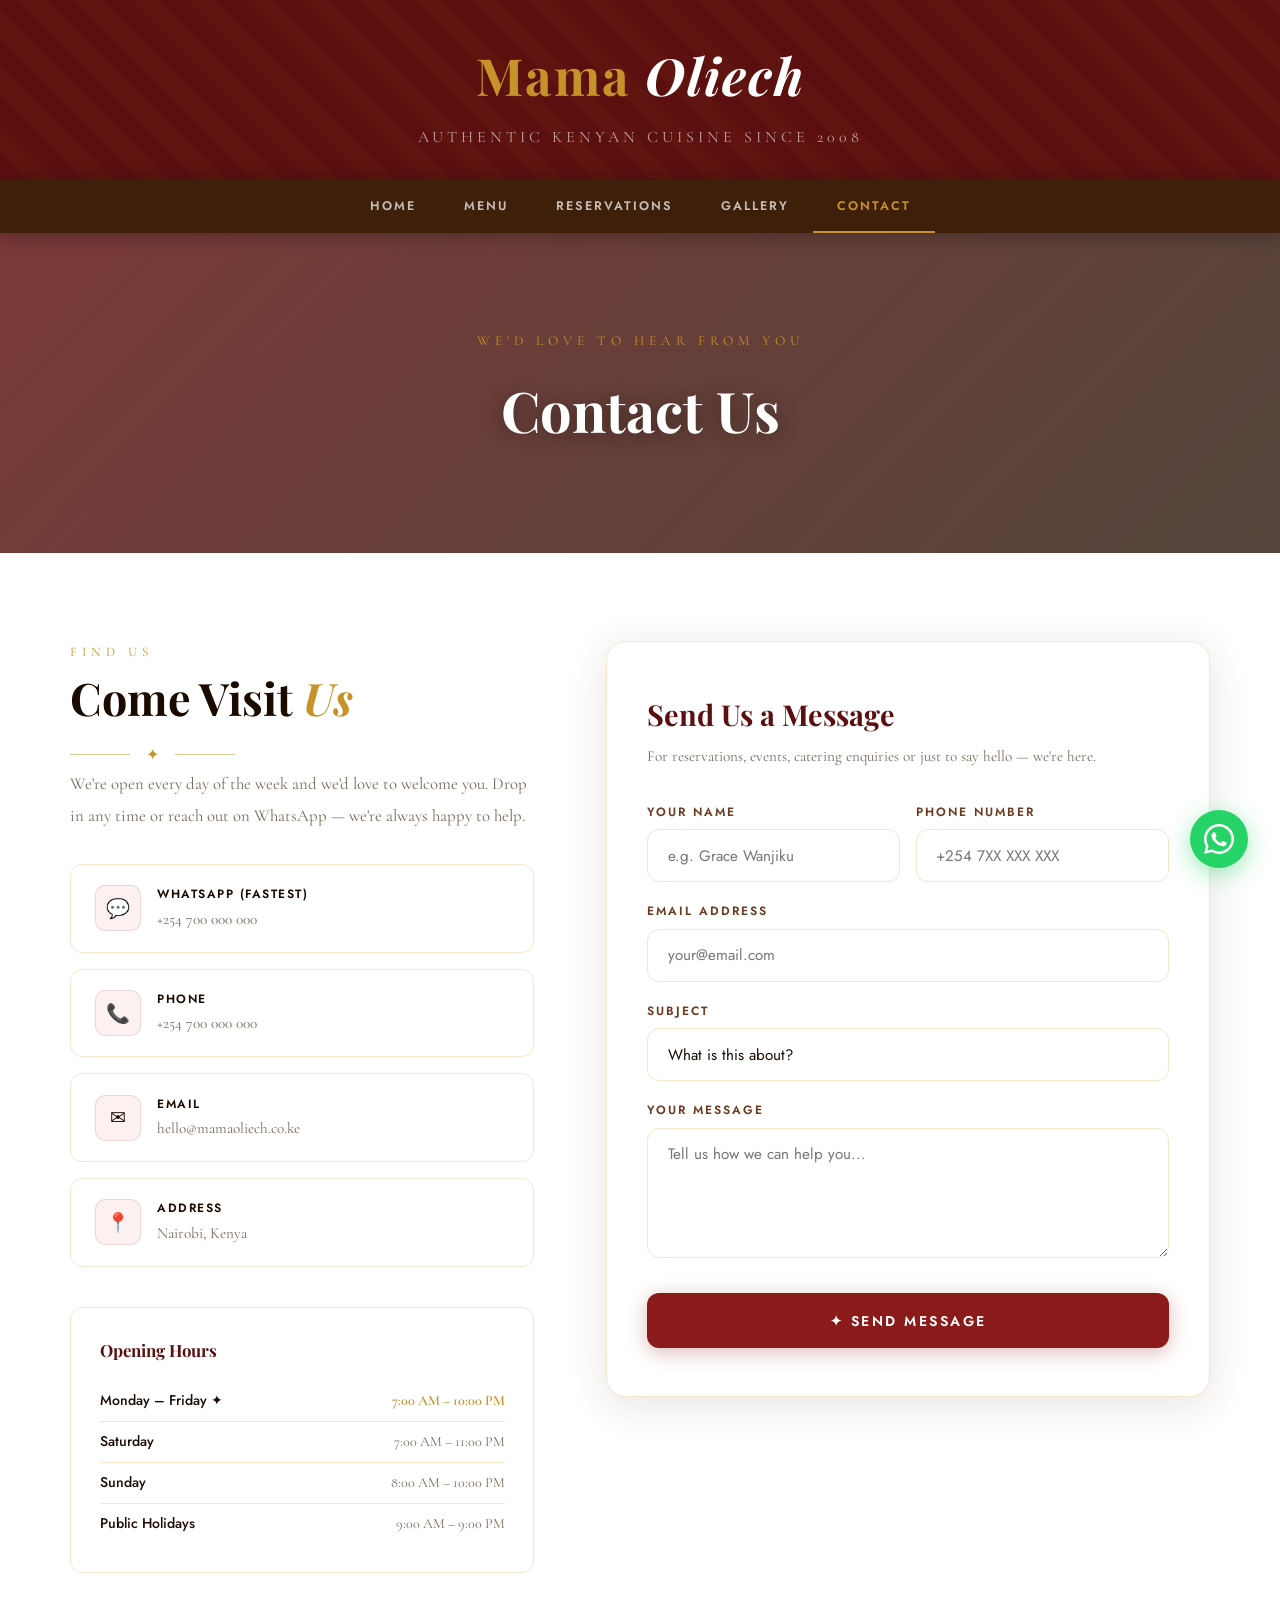
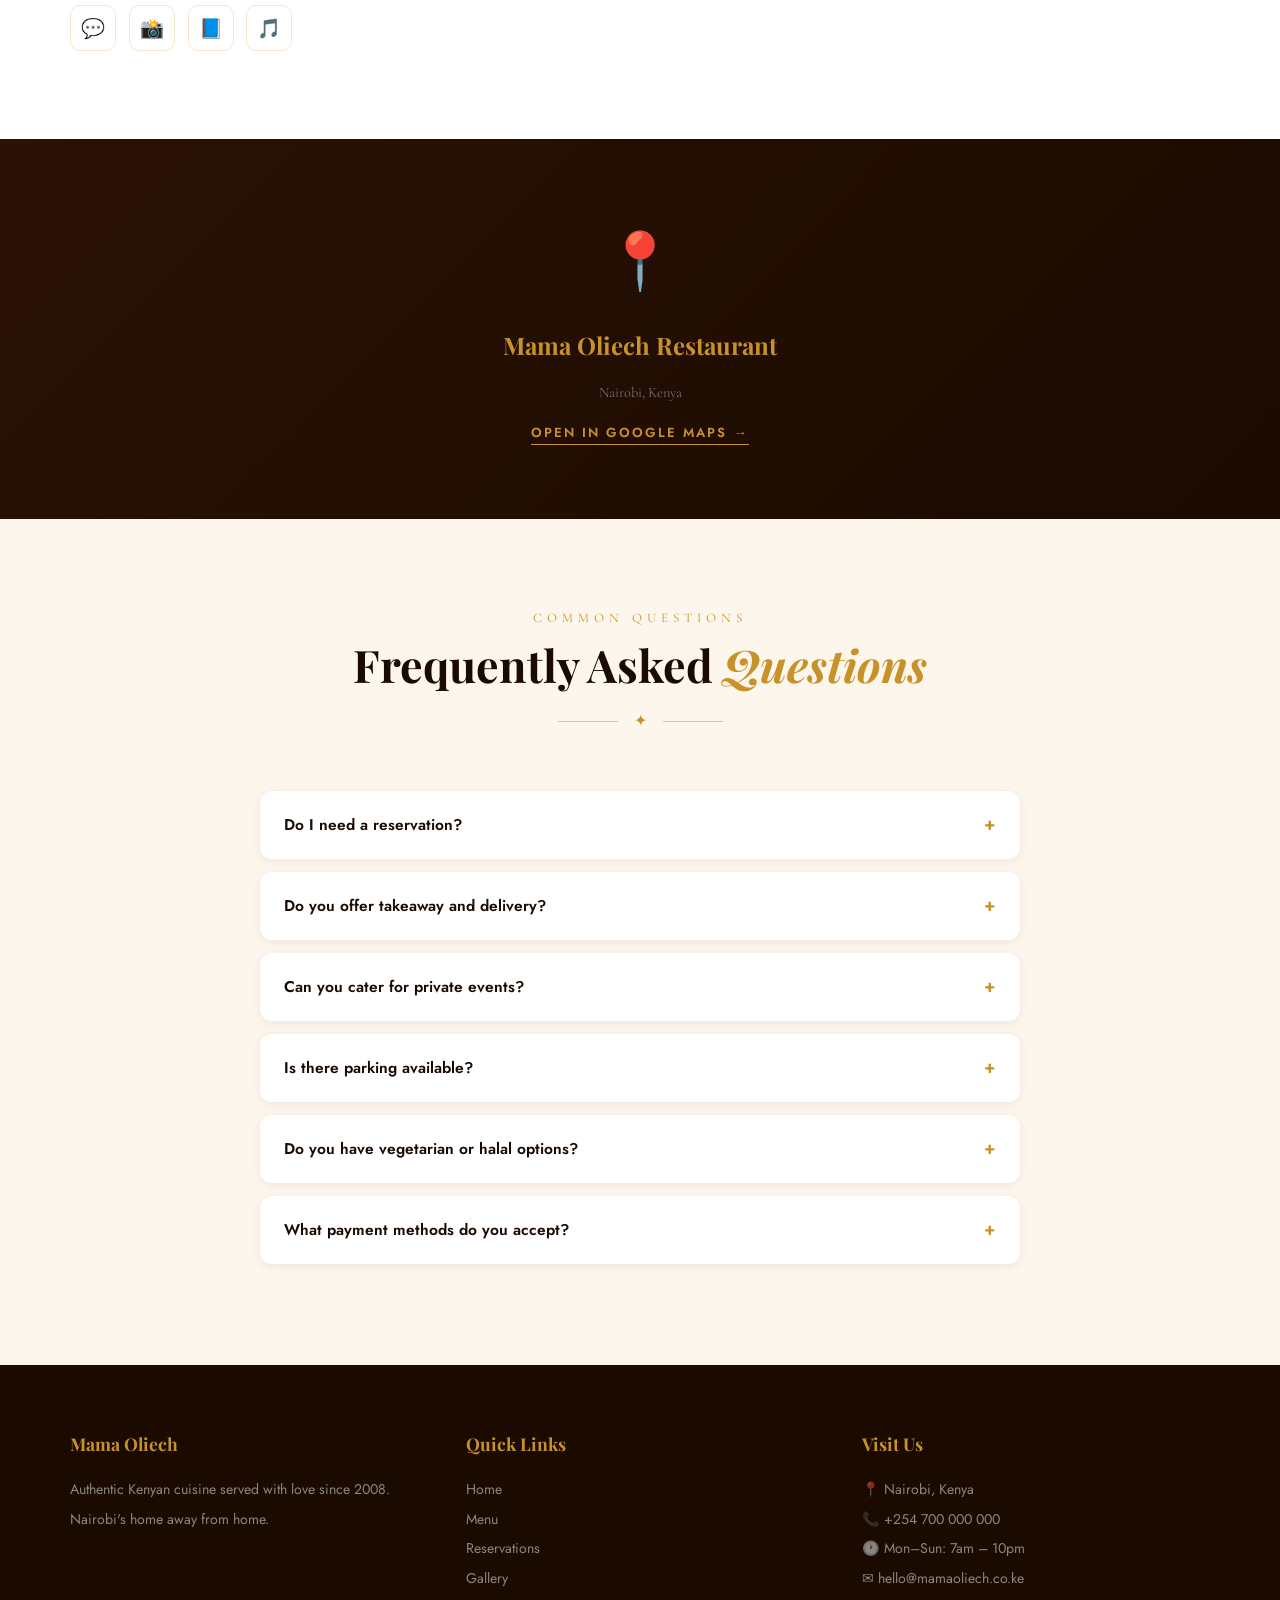
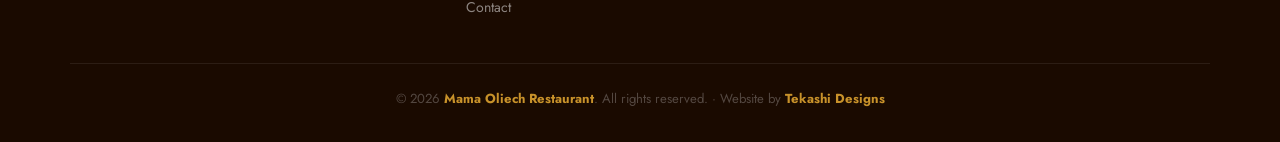
<file: contact.html>
<!DOCTYPE html>
<html lang="en">
<head>
  <meta charset="UTF-8"/>
  <meta name="viewport" content="width=device-width, initial-scale=1.0"/>
  <title>Contact — Mama Oliech Restaurant</title>
  <link rel="icon" type="image/x-icon" href="favicon.ico"/>
  <link rel="stylesheet" href="style.css"/>
  <style>
    .contact-inner {
      display: grid; grid-template-columns: 1fr 1.3fr;
      gap: 4.5rem; align-items: start;
    }
    /* INFO */
    .contact-info { position: sticky; top: 5rem; }
    .contact-info > p { font-family: var(--font-serif); font-size: 1.05rem; color: var(--gray); line-height: 1.9; margin-bottom: 2rem; }
    .cinfo-cards { display: flex; flex-direction: column; gap: 1rem; margin-bottom: 2.5rem; }
    .cinfo-card {
      background: var(--white); border: 1.5px solid var(--cream-dark);
      border-radius: var(--radius); padding: 1.2rem 1.5rem;
      display: flex; align-items: center; gap: 1rem;
      text-decoration: none;
      transition: border-color var(--transition), transform var(--transition);
    }
    .cinfo-card:hover { border-color: var(--gold); transform: translateX(4px); }
    .cinfo-icon {
      width: 46px; height: 46px; border-radius: 10px;
      background: var(--red-light); border: 1px solid rgba(139,26,26,0.12);
      display: flex; align-items: center; justify-content: center;
      font-size: 1.2rem; flex-shrink: 0;
    }
    .cinfo-text strong { display: block; font-size: 0.75rem; font-weight: 600; color: var(--dark); text-transform: uppercase; letter-spacing: 1.5px; }
    .cinfo-text span { font-family: var(--font-serif); font-size: 0.95rem; color: var(--gray); }

    /* Hours card */
    .hours-card {
      background: var(--white); border: 1.5px solid var(--cream-dark);
      border-radius: var(--radius); padding: 1.8rem;
      margin-bottom: 2rem;
    }
    .hours-card h4 { font-family: var(--font-display); color: var(--red-dark); font-size: 1.05rem; margin-bottom: 1rem; }
    .hrow { display: flex; justify-content: space-between; padding: 0.5rem 0; border-bottom: 1px solid var(--cream-dark); font-size: 0.88rem; }
    .hrow:last-child { border-bottom: none; }
    .hrow .d { color: var(--dark); font-weight: 500; }
    .hrow .t { color: var(--gray); font-family: var(--font-serif); }
    .hrow.today .t { color: var(--gold); font-weight: 600; }

    /* Social */
    .social-row { display: flex; gap: 0.8rem; }
    .soc {
      width: 46px; height: 46px; border-radius: 10px;
      background: var(--white); border: 1.5px solid var(--cream-dark);
      display: flex; align-items: center; justify-content: center;
      font-size: 1.2rem; text-decoration: none;
      transition: border-color var(--transition), transform var(--transition), background var(--transition);
    }
    .soc:hover { border-color: var(--gold); background: var(--gold-light); transform: translateY(-3px); }

    /* FORM */
    .contact-form-card {
      background: var(--white); border-radius: 20px;
      padding: 3rem 2.5rem; box-shadow: var(--shadow);
      border: 1.5px solid var(--cream-dark);
    }
    .contact-form-card h3 { font-family: var(--font-display); font-size: 1.8rem; color: var(--red-dark); margin-bottom: 0.3rem; }
    .contact-form-card > p { font-family: var(--font-serif); font-size: 0.95rem; color: var(--gray); margin-bottom: 2rem; }
    .form-row { display: grid; grid-template-columns: 1fr 1fr; gap: 1rem; }
    .contact-submit {
      width: 100%; padding: 1.1rem;
      background: var(--red); color: var(--white);
      border: none; border-radius: var(--radius);
      font-family: var(--font-body); font-size: 0.88rem; font-weight: 600;
      letter-spacing: 2.5px; text-transform: uppercase; cursor: pointer;
      margin-top: 0.5rem;
      transition: background var(--transition), transform var(--transition), box-shadow var(--transition);
      box-shadow: 0 4px 20px rgba(139,26,26,0.3);
    }
    .contact-submit:hover { background: var(--red-dark); transform: translateY(-2px); box-shadow: 0 8px 32px rgba(139,26,26,0.45); }
    .contact-success {
      display: none; padding: 1.2rem; margin-top: 1rem;
      background: #f0faf4; border: 1.5px solid #4caf50;
      border-radius: var(--radius); color: #2e7d32;
      font-size: 0.92rem; font-weight: 600; text-align: center;
    }

    /* MAP PLACEHOLDER */
    .map-section { background: var(--brown); padding: 0; }
    .map-placeholder {
      height: 380px; display: flex; flex-direction: column;
      align-items: center; justify-content: center; gap: 1rem; text-align: center;
      background: linear-gradient(135deg, #2a1205, #1a0a00);
    }
    .map-placeholder span { font-size: 3.5rem; }
    .map-placeholder h3 { font-family: var(--font-display); color: var(--gold); font-size: 1.5rem; }
    .map-placeholder p { color: rgba(255,255,255,0.4); font-size: 0.9rem; font-family: var(--font-serif); }
    .map-placeholder a { color: var(--gold); font-size: 0.82rem; font-weight: 600; letter-spacing: 2px; text-transform: uppercase; text-decoration: none; border-bottom: 1px solid var(--gold); }

    /* FAQ */
    .faq-section { background: var(--cream); }
    .faq-list { max-width: 760px; margin: 0 auto; }
    .faq-item { background: var(--white); border-radius: var(--radius); margin-bottom: 0.8rem; overflow: hidden; box-shadow: 0 2px 10px rgba(61,31,10,0.07); }
    .faq-q { padding: 1.2rem 1.5rem; font-weight: 600; font-size: 0.97rem; color: var(--dark); cursor: pointer; display: flex; justify-content: space-between; align-items: center; transition: color var(--transition); user-select: none; }
    .faq-q:hover { color: var(--red); }
    .faq-q .arr { color: var(--gold); font-size: 1.1rem; transition: transform var(--transition); }
    .faq-item.open .faq-q .arr { transform: rotate(45deg); }
    .faq-a { max-height: 0; overflow: hidden; transition: max-height 0.35s ease, padding 0.2s; padding: 0 1.5rem; font-family: var(--font-serif); font-size: 0.95rem; color: var(--gray); line-height: 1.85; }
    .faq-item.open .faq-a { max-height: 300px; padding: 0 1.5rem 1.3rem; }

    @media (max-width: 900px) {
      .contact-inner { grid-template-columns: 1fr; }
      .contact-info { position: static; }
      .contact-form-card { padding: 2rem 1.5rem; }
      .form-row { grid-template-columns: 1fr; }
    }
  </style>
</head>
<body>

  <header class="site-header">
    <h1>Mama <em>Oliech</em></h1>
    <p>Authentic Kenyan Cuisine Since 2008</p>
  </header>
  <nav class="site-nav">
    <a href="index.html">Home</a>
    <a href="menu.html">Menu</a>
    <a href="reservations.html">Reservations</a>
    <a href="gallery.html">Gallery</a>
    <a href="contact.html" class="active">Contact</a>
  </nav>

  <div class="page-hero">
    <div class="page-hero-bg" style="background-image:url('https://images.unsplash.com/photo-1517248135467-4c7edcad34c4?w=1600&q=80');"></div>
    <div class="page-hero-overlay"></div>
    <div class="page-hero-content">
      <span class="label">We'd Love to Hear From You</span>
      <h2>Contact Us</h2>
    </div>
  </div>

  <section class="section section-alt">
    <div class="container">
      <div class="contact-inner">

        <!-- INFO -->
        <div class="contact-info">
          <span class="section-label">Find Us</span>
          <h2 class="section-title" style="text-align:left;">Come Visit <em>Us</em></h2>
          <div class="divider" style="justify-content:flex-start;margin-left:0;"><span>✦</span></div>
          <p>We're open every day of the week and we'd love to welcome you. Drop in any time or reach out on WhatsApp — we're always happy to help.</p>

          <div class="cinfo-cards">
            <a href="https://wa.me/254700000000" target="_blank" class="cinfo-card">
              <div class="cinfo-icon">💬</div>
              <div class="cinfo-text"><strong>WhatsApp (Fastest)</strong><span>+254 700 000 000</span></div>
            </a>
            <a href="tel:+254700000000" class="cinfo-card">
              <div class="cinfo-icon">📞</div>
              <div class="cinfo-text"><strong>Phone</strong><span>+254 700 000 000</span></div>
            </a>
            <a href="mailto:hello@mamaoliech.co.ke" class="cinfo-card">
              <div class="cinfo-icon">✉</div>
              <div class="cinfo-text"><strong>Email</strong><span>hello@mamaoliech.co.ke</span></div>
            </a>
            <div class="cinfo-card">
              <div class="cinfo-icon">📍</div>
              <div class="cinfo-text"><strong>Address</strong><span>Nairobi, Kenya</span></div>
            </div>
          </div>

          <div class="hours-card">
            <h4>Opening Hours</h4>
            <div class="hrow today"><span class="d">Monday – Friday ✦</span><span class="t">7:00 AM – 10:00 PM</span></div>
            <div class="hrow"><span class="d">Saturday</span><span class="t">7:00 AM – 11:00 PM</span></div>
            <div class="hrow"><span class="d">Sunday</span><span class="t">8:00 AM – 10:00 PM</span></div>
            <div class="hrow"><span class="d">Public Holidays</span><span class="t">9:00 AM – 9:00 PM</span></div>
          </div>

          <div class="social-row">
            <a href="https://wa.me/254700000000" target="_blank" class="soc" title="WhatsApp">💬</a>
            <a href="#" class="soc" title="Instagram">📸</a>
            <a href="#" class="soc" title="Facebook">📘</a>
            <a href="#" class="soc" title="TikTok">🎵</a>
          </div>
        </div>

        <!-- FORM -->
        <div class="contact-form-card">
          <h3>Send Us a Message</h3>
          <p>For reservations, events, catering enquiries or just to say hello — we're here.</p>

          <div class="form-row">
            <div class="form-group"><label>Your Name</label><input class="form-input" type="text" placeholder="e.g. Grace Wanjiku" id="cname"/></div>
            <div class="form-group"><label>Phone Number</label><input class="form-input" type="tel" placeholder="+254 7XX XXX XXX"/></div>
          </div>
          <div class="form-group"><label>Email Address</label><input class="form-input" type="email" placeholder="your@email.com"/></div>
          <div class="form-group">
            <label>Subject</label>
            <select class="form-select">
              <option value="">What is this about?</option>
              <option>Table Reservation</option>
              <option>Private Event / Catering</option>
              <option>Birthday / Anniversary Arrangement</option>
              <option>Feedback or Compliment</option>
              <option>General Enquiry</option>
            </select>
          </div>
          <div class="form-group"><label>Your Message</label><textarea class="form-textarea" placeholder="Tell us how we can help you..."></textarea></div>
          <button class="contact-submit" onclick="sendMsg()">✦ Send Message</button>
          <div class="contact-success" id="contactSuccess">
            🎉 Thank you! We'll get back to you within a few hours.
          </div>
        </div>

      </div>
    </div>
  </section>

  <!-- MAP -->
  <div class="map-placeholder">
    <span>📍</span>
    <h3>Mama Oliech Restaurant</h3>
    <p>Nairobi, Kenya</p>
    <a href="https://maps.google.com" target="_blank">Open in Google Maps →</a>
  </div>

  <!-- FAQ -->
  <section class="section faq-section">
    <div class="container">
      <div class="section-head">
        <span class="section-label">Common Questions</span>
        <h2 class="section-title">Frequently Asked <em>Questions</em></h2>
        <div class="divider"><span>✦</span></div>
      </div>
      <div class="faq-list">
        <div class="faq-item"><div class="faq-q">Do I need a reservation? <span class="arr">+</span></div><div class="faq-a">Walk-ins are always welcome! However, we recommend reserving a table on weekends and public holidays as we fill up quickly. Reservations are required for groups of 8 or more.</div></div>
        <div class="faq-item"><div class="faq-q">Do you offer takeaway and delivery? <span class="arr">+</span></div><div class="faq-a">Yes! We offer takeaway for all menu items. Call us or WhatsApp your order 30 minutes in advance and it will be ready for collection. We also partner with Bolt Food and Glovo for delivery within Nairobi.</div></div>
        <div class="faq-item"><div class="faq-q">Can you cater for private events? <span class="arr">+</span></div><div class="faq-a">Absolutely. We cater for birthdays, weddings, corporate events, funerals and any gathering. Our team will work with you to create the perfect menu. Contact us at least 3 days in advance for event bookings.</div></div>
        <div class="faq-item"><div class="faq-q">Is there parking available? <span class="arr">+</span></div><div class="faq-a">Yes, we have free parking available for all our guests. Our parking area is secure and monitored.</div></div>
        <div class="faq-item"><div class="faq-q">Do you have vegetarian or halal options? <span class="arr">+</span></div><div class="faq-a">Yes! We have several vegetarian-friendly dishes on our menu including githeri, sukuma wiki, rice and beans and more. All our beef and chicken dishes are halal. Please let us know of any dietary requirements when you book.</div></div>
        <div class="faq-item"><div class="faq-q">What payment methods do you accept? <span class="arr">+</span></div><div class="faq-a">We accept M-Pesa (our most popular method), cash, and major debit/credit cards. M-Pesa Till Number: 123456.</div></div>
      </div>
    </div>
  </section>

  <footer class="site-footer">
    <div class="footer-inner">
      <div class="footer-col"><h4>Mama Oliech</h4><p>Authentic Kenyan cuisine served with love since 2008. Nairobi's home away from home.</p></div>
      <div class="footer-col"><h4>Quick Links</h4><ul><li><a href="index.html">Home</a></li><li><a href="menu.html">Menu</a></li><li><a href="reservations.html">Reservations</a></li><li><a href="gallery.html">Gallery</a></li><li><a href="contact.html">Contact</a></li></ul></div>
      <div class="footer-col"><h4>Visit Us</h4><p>📍 Nairobi, Kenya<br/>📞 +254 700 000 000<br/>🕐 Mon–Sun: 7am – 10pm<br/>✉ hello@mamaoliech.co.ke</p></div>
    </div>
    <p class="footer-bottom">&copy; 2026 <strong>Mama Oliech Restaurant</strong>. All rights reserved. · Website by <strong>Tekashi Designs</strong></p>
  </footer>

  <a href="https://wa.me/254700000000" class="wa-float" target="_blank">
    <svg viewBox="0 0 32 32"><path d="M16 0C7.164 0 0 7.163 0 16c0 2.822.737 5.469 2.027 7.77L0 32l8.468-2.004A15.93 15.93 0 0016 32c8.837 0 16-7.163 16-16S24.837 0 16 0zm0 29.333a13.27 13.27 0 01-6.781-1.857l-.487-.289-5.027 1.189 1.21-4.905-.32-.506A13.248 13.248 0 012.667 16C2.667 8.636 8.636 2.667 16 2.667S29.333 8.636 29.333 16 23.364 29.333 16 29.333zm7.27-9.888c-.397-.198-2.347-1.157-2.71-1.289-.364-.133-.628-.198-.893.199-.264.397-1.023 1.289-1.254 1.554-.23.264-.462.298-.859.1-.397-.198-1.676-.617-3.192-1.968-1.18-1.052-1.976-2.35-2.208-2.748-.23-.397-.024-.612.173-.81.178-.177.397-.462.595-.693.199-.23.265-.397.397-.661.133-.265.067-.496-.033-.694-.1-.199-.893-2.152-1.224-2.946-.322-.772-.649-.668-.893-.68l-.759-.013c-.264 0-.694.1-1.058.496-.364.397-1.39 1.357-1.39 3.31s1.423 3.84 1.621 4.104c.198.264 2.8 4.274 6.785 5.992.948.41 1.688.654 2.264.837.951.303 1.817.26 2.5.158.763-.114 2.347-.958 2.678-1.884.33-.927.33-1.721.23-1.884-.1-.165-.364-.265-.76-.463z"/></svg>
  </a>

  <script>
    document.querySelectorAll('.faq-q').forEach(q => {
      q.addEventListener('click', () => {
        const item = q.parentElement;
        const open = item.classList.contains('open');
        document.querySelectorAll('.faq-item').forEach(i => i.classList.remove('open'));
        if (!open) item.classList.add('open');
      });
    });
    function sendMsg() {
      const name = document.getElementById('cname').value;
      if (!name) { alert('Please enter your name.'); return; }
      document.getElementById('contactSuccess').style.display = 'block';
      document.querySelector('.contact-submit').disabled = true;
      document.querySelector('.contact-submit').style.opacity = '0.5';
    }
  </script>
</body>
</html>
</file>
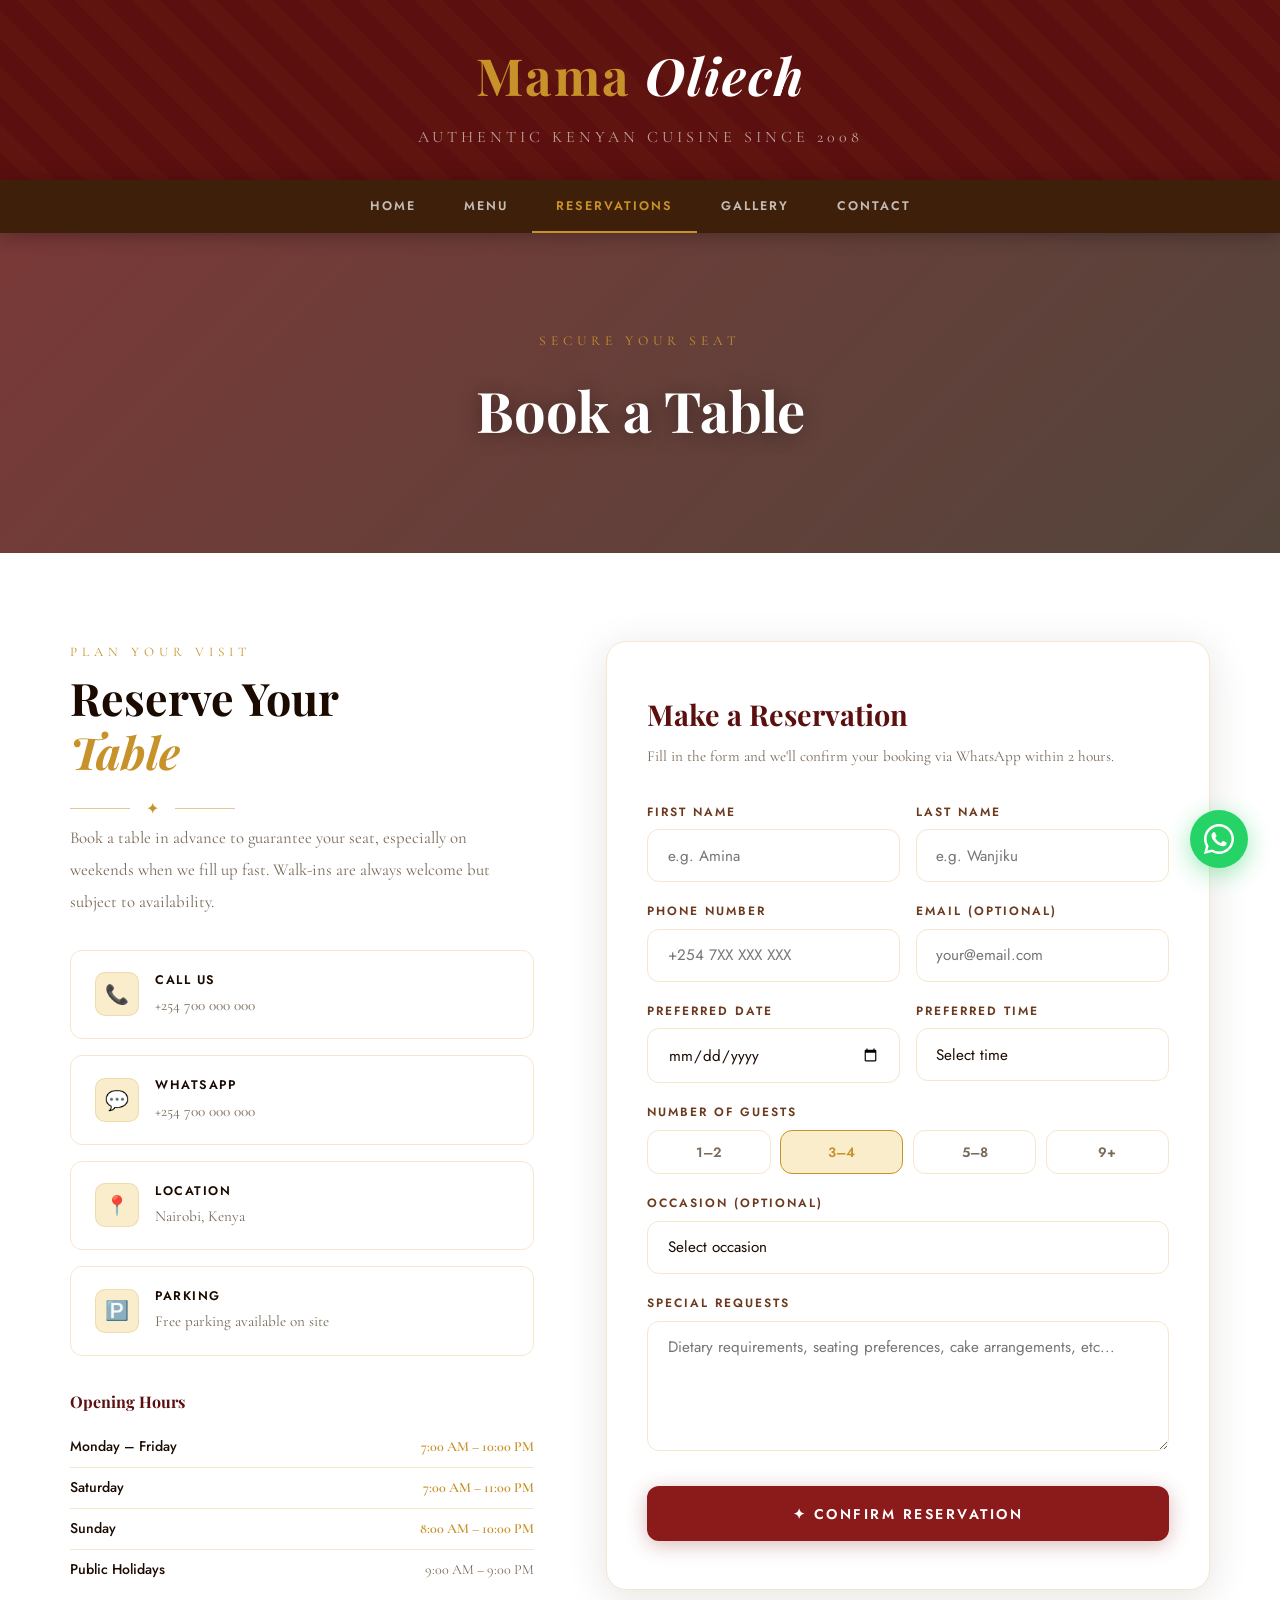
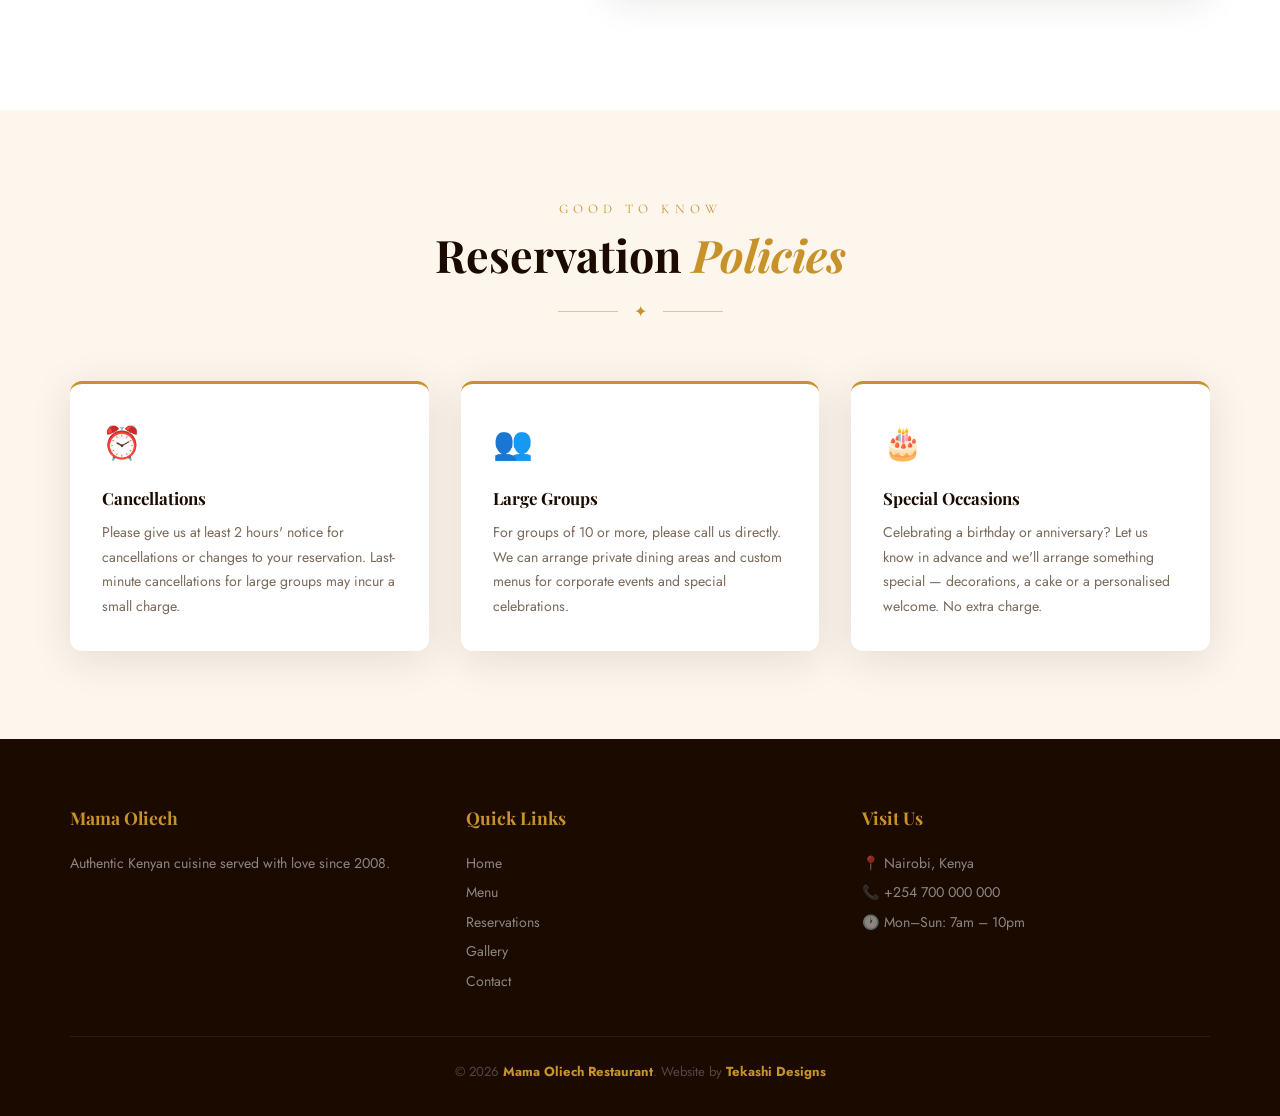
<file: reservations.html>
<!DOCTYPE html>
<html lang="en">
<head>
  <meta charset="UTF-8"/>
  <meta name="viewport" content="width=device-width, initial-scale=1.0"/>
  <title>Reservations — Mama Oliech Restaurant</title>
  <link rel="icon" type="image/x-icon" href="favicon.ico"/>
  <link rel="stylesheet" href="style.css"/>
  <style>
    .res-inner {
      display: grid; grid-template-columns: 1fr 1.3fr;
      gap: 4.5rem; align-items: start;
    }
    /* INFO SIDE */
    .res-info { position: sticky; top: 5rem; }
    .res-info p { font-family: var(--font-serif); font-size: 1.05rem; color: var(--gray); line-height: 1.9; margin-bottom: 2rem; }
    .info-cards { display: flex; flex-direction: column; gap: 1rem; margin-bottom: 2rem; }
    .info-card {
      background: var(--white); border: 1.5px solid var(--cream-dark);
      border-radius: var(--radius); padding: 1.2rem 1.5rem;
      display: flex; align-items: center; gap: 1rem;
      transition: border-color var(--transition), transform var(--transition);
    }
    .info-card:hover { border-color: var(--gold); transform: translateX(4px); }
    .info-icon {
      width: 44px; height: 44px; border-radius: 10px;
      background: var(--gold-light); border: 1px solid rgba(200,146,42,0.2);
      display: flex; align-items: center; justify-content: center;
      font-size: 1.2rem; flex-shrink: 0;
    }
    .info-text strong { display: block; font-size: 0.78rem; font-weight: 600; color: var(--dark); text-transform: uppercase; letter-spacing: 1.5px; }
    .info-text span { font-family: var(--font-serif); font-size: 0.95rem; color: var(--gray); }

    /* Hours table */
    .hours-table { width: 100%; margin-bottom: 2rem; }
    .hours-table h4 { font-family: var(--font-display); font-size: 1rem; color: var(--red-dark); margin-bottom: 0.8rem; }
    .hours-row {
      display: flex; justify-content: space-between;
      padding: 0.5rem 0; border-bottom: 1px solid var(--cream-dark);
      font-size: 0.88rem;
    }
    .hours-row:last-child { border-bottom: none; }
    .hours-row .day { color: var(--dark); font-weight: 500; }
    .hours-row .time { color: var(--gray); font-family: var(--font-serif); }
    .hours-row.open .time { color: var(--gold); font-weight: 600; }

    /* FORM SIDE */
    .res-form-card {
      background: var(--white); border-radius: 20px;
      padding: 3rem 2.5rem; box-shadow: var(--shadow);
      border: 1.5px solid var(--cream-dark);
    }
    .res-form-card h3 { font-family: var(--font-display); font-size: 1.8rem; color: var(--red-dark); margin-bottom: 0.3rem; }
    .res-form-card > p { font-family: var(--font-serif); font-size: 0.95rem; color: var(--gray); margin-bottom: 2rem; }
    .form-row { display: grid; grid-template-columns: 1fr 1fr; gap: 1rem; }
    .guests-row { display: grid; grid-template-columns: repeat(4, 1fr); gap: 0.6rem; margin-bottom: 1rem; }
    .guest-btn {
      padding: 0.7rem; border-radius: var(--radius); border: 1.5px solid var(--cream-dark);
      background: var(--white); color: var(--gray); font-family: var(--font-body);
      font-size: 0.85rem; font-weight: 600; cursor: pointer;
      transition: all var(--transition); text-align: center;
    }
    .guest-btn:hover, .guest-btn.active {
      border-color: var(--gold); color: var(--gold); background: var(--gold-light);
    }
    .form-submit {
      width: 100%; padding: 1.1rem;
      background: var(--red); color: var(--white);
      border: none; border-radius: var(--radius);
      font-family: var(--font-body); font-size: 0.88rem;
      font-weight: 600; letter-spacing: 2.5px; text-transform: uppercase;
      cursor: pointer; margin-top: 0.5rem;
      transition: background var(--transition), transform var(--transition), box-shadow var(--transition);
      box-shadow: 0 4px 20px rgba(139,26,26,0.3);
    }
    .form-submit:hover { background: var(--red-dark); transform: translateY(-2px); box-shadow: 0 8px 32px rgba(139,26,26,0.45); }
    .form-success {
      display: none; padding: 1.2rem; margin-top: 1rem;
      background: #f0faf4; border: 1.5px solid #4caf50;
      border-radius: var(--radius); color: #2e7d32;
      font-size: 0.92rem; font-weight: 600; text-align: center;
    }

    /* POLICIES */
    .policies-section { background: var(--cream); }
    .policies-grid { display: grid; grid-template-columns: repeat(3, 1fr); gap: 2rem; }
    .policy-card {
      background: var(--white); border-radius: var(--radius);
      padding: 2rem; box-shadow: var(--shadow);
      border-top: 3px solid var(--gold);
    }
    .policy-icon { font-size: 2rem; margin-bottom: 0.8rem; display: block; }
    .policy-card h4 { font-family: var(--font-display); font-size: 1.05rem; color: var(--dark); margin-bottom: 0.5rem; }
    .policy-card p { font-size: 0.88rem; color: var(--gray); line-height: 1.75; }

    @media (max-width: 900px) {
      .res-inner { grid-template-columns: 1fr; }
      .res-info { position: static; }
      .res-form-card { padding: 2rem 1.5rem; }
      .form-row { grid-template-columns: 1fr; }
      .policies-grid { grid-template-columns: 1fr; }
    }
  </style>
</head>
<body>

  <header class="site-header">
    <h1>Mama <em>Oliech</em></h1>
    <p>Authentic Kenyan Cuisine Since 2008</p>
  </header>
  <nav class="site-nav">
    <a href="index.html">Home</a>
    <a href="menu.html">Menu</a>
    <a href="reservations.html" class="active">Reservations</a>
    <a href="gallery.html">Gallery</a>
    <a href="contact.html">Contact</a>
  </nav>

  <div class="page-hero">
    <div class="page-hero-bg" style="background-image:url('https://images.unsplash.com/photo-1414235077428-338989a2e8c0?w=1600&q=80');"></div>
    <div class="page-hero-overlay"></div>
    <div class="page-hero-content">
      <span class="label">Secure Your Seat</span>
      <h2>Book a Table</h2>
    </div>
  </div>

  <section class="section section-alt">
    <div class="container">
      <div class="res-inner">

        <!-- INFO -->
        <div class="res-info">
          <span class="section-label">Plan Your Visit</span>
          <h2 class="section-title" style="text-align:left;">Reserve Your<br/><em>Table</em></h2>
          <div class="divider" style="justify-content:flex-start; margin-left:0;"><span>✦</span></div>
          <p>Book a table in advance to guarantee your seat, especially on weekends when we fill up fast. Walk-ins are always welcome but subject to availability.</p>

          <div class="info-cards">
            <div class="info-card"><div class="info-icon">📞</div><div class="info-text"><strong>Call Us</strong><span>+254 700 000 000</span></div></div>
            <div class="info-card"><div class="info-icon">💬</div><div class="info-text"><strong>WhatsApp</strong><span>+254 700 000 000</span></div></div>
            <div class="info-card"><div class="info-icon">📍</div><div class="info-text"><strong>Location</strong><span>Nairobi, Kenya</span></div></div>
            <div class="info-card"><div class="info-icon">🅿️</div><div class="info-text"><strong>Parking</strong><span>Free parking available on site</span></div></div>
          </div>

          <div class="hours-table">
            <h4>Opening Hours</h4>
            <div class="hours-row open"><span class="day">Monday – Friday</span><span class="time">7:00 AM – 10:00 PM</span></div>
            <div class="hours-row open"><span class="day">Saturday</span><span class="time">7:00 AM – 11:00 PM</span></div>
            <div class="hours-row open"><span class="day">Sunday</span><span class="time">8:00 AM – 10:00 PM</span></div>
            <div class="hours-row"><span class="day">Public Holidays</span><span class="time">9:00 AM – 9:00 PM</span></div>
          </div>
        </div>

        <!-- FORM -->
        <div class="res-form-card">
          <h3>Make a Reservation</h3>
          <p>Fill in the form and we'll confirm your booking via WhatsApp within 2 hours.</p>

          <div class="form-row">
            <div class="form-group"><label>First Name</label><input class="form-input" type="text" placeholder="e.g. Amina" id="fname"/></div>
            <div class="form-group"><label>Last Name</label><input class="form-input" type="text" placeholder="e.g. Wanjiku"/></div>
          </div>
          <div class="form-row">
            <div class="form-group"><label>Phone Number</label><input class="form-input" type="tel" placeholder="+254 7XX XXX XXX"/></div>
            <div class="form-group"><label>Email (Optional)</label><input class="form-input" type="email" placeholder="your@email.com"/></div>
          </div>
          <div class="form-row">
            <div class="form-group"><label>Preferred Date</label><input class="form-input" type="date"/></div>
            <div class="form-group">
              <label>Preferred Time</label>
              <select class="form-select">
                <option value="">Select time</option>
                <option>7:00 AM – Breakfast</option>
                <option>12:00 PM – Lunch</option>
                <option>1:00 PM – Lunch</option>
                <option>2:00 PM – Afternoon</option>
                <option>6:00 PM – Dinner</option>
                <option>7:00 PM – Dinner</option>
                <option>8:00 PM – Dinner</option>
              </select>
            </div>
          </div>

          <div class="form-group">
            <label>Number of Guests</label>
            <div class="guests-row">
              <button class="guest-btn" onclick="selectGuests(this)">1–2</button>
              <button class="guest-btn active" onclick="selectGuests(this)">3–4</button>
              <button class="guest-btn" onclick="selectGuests(this)">5–8</button>
              <button class="guest-btn" onclick="selectGuests(this)">9+</button>
            </div>
          </div>

          <div class="form-group">
            <label>Occasion (Optional)</label>
            <select class="form-select">
              <option value="">Select occasion</option>
              <option>Birthday Celebration</option>
              <option>Anniversary</option>
              <option>Family Gathering</option>
              <option>Business Lunch / Dinner</option>
              <option>Date Night</option>
              <option>Just a Regular Meal</option>
            </select>
          </div>

          <div class="form-group">
            <label>Special Requests</label>
            <textarea class="form-textarea" placeholder="Dietary requirements, seating preferences, cake arrangements, etc..."></textarea>
          </div>

          <button class="form-submit" onclick="submitReservation()">✦ Confirm Reservation</button>
          <div class="form-success" id="resSuccess">
            🎉 Thank you! Your reservation request has been received. We'll confirm via WhatsApp within 2 hours.
          </div>
        </div>

      </div>
    </div>
  </section>

  <!-- POLICIES -->
  <section class="section policies-section">
    <div class="container">
      <div class="section-head">
        <span class="section-label">Good to Know</span>
        <h2 class="section-title">Reservation <em>Policies</em></h2>
        <div class="divider"><span>✦</span></div>
      </div>
      <div class="policies-grid">
        <div class="policy-card"><span class="policy-icon">⏰</span><h4>Cancellations</h4><p>Please give us at least 2 hours' notice for cancellations or changes to your reservation. Last-minute cancellations for large groups may incur a small charge.</p></div>
        <div class="policy-card"><span class="policy-icon">👥</span><h4>Large Groups</h4><p>For groups of 10 or more, please call us directly. We can arrange private dining areas and custom menus for corporate events and special celebrations.</p></div>
        <div class="policy-card"><span class="policy-icon">🎂</span><h4>Special Occasions</h4><p>Celebrating a birthday or anniversary? Let us know in advance and we'll arrange something special — decorations, a cake or a personalised welcome. No extra charge.</p></div>
      </div>
    </div>
  </section>

  <footer class="site-footer">
    <div class="footer-inner">
      <div class="footer-col"><h4>Mama Oliech</h4><p>Authentic Kenyan cuisine served with love since 2008.</p></div>
      <div class="footer-col"><h4>Quick Links</h4><ul><li><a href="index.html">Home</a></li><li><a href="menu.html">Menu</a></li><li><a href="reservations.html">Reservations</a></li><li><a href="gallery.html">Gallery</a></li><li><a href="contact.html">Contact</a></li></ul></div>
      <div class="footer-col"><h4>Visit Us</h4><p>📍 Nairobi, Kenya<br/>📞 +254 700 000 000<br/>🕐 Mon–Sun: 7am – 10pm</p></div>
    </div>
    <p class="footer-bottom">&copy; 2026 <strong>Mama Oliech Restaurant</strong>. Website by <strong>Tekashi Designs</strong></p>
  </footer>

  <a href="https://wa.me/254700000000" class="wa-float" target="_blank">
    <svg viewBox="0 0 32 32"><path d="M16 0C7.164 0 0 7.163 0 16c0 2.822.737 5.469 2.027 7.77L0 32l8.468-2.004A15.93 15.93 0 0016 32c8.837 0 16-7.163 16-16S24.837 0 16 0zm0 29.333a13.27 13.27 0 01-6.781-1.857l-.487-.289-5.027 1.189 1.21-4.905-.32-.506A13.248 13.248 0 012.667 16C2.667 8.636 8.636 2.667 16 2.667S29.333 8.636 29.333 16 23.364 29.333 16 29.333zm7.27-9.888c-.397-.198-2.347-1.157-2.71-1.289-.364-.133-.628-.198-.893.199-.264.397-1.023 1.289-1.254 1.554-.23.264-.462.298-.859.1-.397-.198-1.676-.617-3.192-1.968-1.18-1.052-1.976-2.35-2.208-2.748-.23-.397-.024-.612.173-.81.178-.177.397-.462.595-.693.199-.23.265-.397.397-.661.133-.265.067-.496-.033-.694-.1-.199-.893-2.152-1.224-2.946-.322-.772-.649-.668-.893-.68l-.759-.013c-.264 0-.694.1-1.058.496-.364.397-1.39 1.357-1.39 3.31s1.423 3.84 1.621 4.104c.198.264 2.8 4.274 6.785 5.992.948.41 1.688.654 2.264.837.951.303 1.817.26 2.5.158.763-.114 2.347-.958 2.678-1.884.33-.927.33-1.721.23-1.884-.1-.165-.364-.265-.76-.463z"/></svg>
  </a>

  <script>
    function selectGuests(btn) {
      document.querySelectorAll('.guest-btn').forEach(b => b.classList.remove('active'));
      btn.classList.add('active');
    }
    function submitReservation() {
      const name = document.getElementById('fname').value;
      if (!name) { alert('Please enter your first name.'); return; }
      document.getElementById('resSuccess').style.display = 'block';
      document.querySelector('.form-submit').disabled = true;
      document.querySelector('.form-submit').style.opacity = '0.5';
    }
  </script>
</body>
</html>
</file>
<file: style.css>
/* ═══════════════════════════════════════
   MAMA OLIECH RESTAURANT — Global Styles
   ═══════════════════════════════════════ */

@import url('https://fonts.googleapis.com/css2?family=Playfair+Display:ital,wght@0,400;0,600;0,700;1,400;1,600&family=Cormorant+Garamond:ital,wght@0,300;0,400;1,300;1,400&family=Jost:wght@300;400;500;600&display=swap');

*, *::before, *::after { margin:0; padding:0; box-sizing:border-box; }

:root {
  --red:        #8B1A1A;
  --red-dark:   #5C0F0F;
  --red-light:  #fdf0f0;
  --gold:       #C8922A;
  --gold-light: #f9edcc;
  --gold-dim:   rgba(200,146,42,0.15);
  --brown:      #3D1F0A;
  --brown-mid:  #6B3A1F;
  --cream:      #FDF6ED;
  --cream-dark: #F5E6CC;
  --white:      #FFFFFF;
  --dark:       #1A0A00;
  --gray:       #7a6a5a;
  --gray-light: #c4b8a8;
  --font-display: 'Playfair Display', serif;
  --font-serif:   'Cormorant Garamond', serif;
  --font-body:    'Jost', sans-serif;
  --shadow:       0 8px 40px rgba(61,31,10,0.12);
  --shadow-gold:  0 8px 40px rgba(200,146,42,0.20);
  --radius:       12px;
  --transition:   0.3s ease;
}

html { scroll-behavior: smooth; font-size: 16px; }
body {
  font-family: var(--font-body);
  background: var(--cream);
  color: var(--dark);
  overflow-x: hidden;
  line-height: 1.7;
}
img { display: block; max-width: 100%; }
a  { text-decoration: none; color: inherit; }
ul { list-style: none; }

/* ── SCROLLBAR ── */
::-webkit-scrollbar { width: 6px; }
::-webkit-scrollbar-track { background: var(--cream); }
::-webkit-scrollbar-thumb { background: var(--gold); border-radius: 3px; }

/* ── HEADER ── */
.site-header {
  background: var(--red-dark);
  text-align: center;
  padding: 2rem 1rem 1.8rem;
  position: relative;
  overflow: hidden;
}
.site-header::before {
  content: '';
  position: absolute; inset: 0;
  background: repeating-linear-gradient(
    45deg, transparent, transparent 20px,
    rgba(200,146,42,0.04) 20px, rgba(200,146,42,0.04) 40px
  );
}
.site-header h1 {
  font-family: var(--font-display);
  font-size: clamp(2rem, 5vw, 3.2rem);
  color: var(--gold);
  letter-spacing: 2px;
  position: relative;
}
.site-header h1 em { color: var(--white); font-style: italic; }
.site-header p {
  font-family: var(--font-serif);
  font-size: 1rem;
  color: rgba(255,255,255,0.6);
  letter-spacing: 4px;
  text-transform: uppercase;
  margin-top: 0.3rem;
  position: relative;
}

/* ── NAV ── */
.site-nav {
  background: var(--brown);
  display: flex;
  justify-content: center;
  align-items: center;
  gap: 0;
  position: sticky;
  top: 0; z-index: 200;
  box-shadow: 0 2px 20px rgba(0,0,0,0.3);
}
.site-nav a {
  font-family: var(--font-body);
  font-size: 0.78rem;
  font-weight: 600;
  color: rgba(255,255,255,0.7);
  text-decoration: none;
  letter-spacing: 2px;
  text-transform: uppercase;
  padding: 1rem 1.5rem;
  transition: color var(--transition), background var(--transition);
  position: relative;
}
.site-nav a::after {
  content: '';
  position: absolute;
  bottom: 0; left: 50%; right: 50%;
  height: 2px;
  background: var(--gold);
  transition: left var(--transition), right var(--transition);
}
.site-nav a:hover, .site-nav a.active { color: var(--gold); }
.site-nav a:hover::after, .site-nav a.active::after { left: 0; right: 0; }

/* ── PAGE HERO ── */
.page-hero {
  position: relative;
  height: 320px;
  display: flex; align-items: center; justify-content: center;
  overflow: hidden;
}
.page-hero-bg {
  position: absolute; inset: 0;
  background-size: cover; background-position: center;
  transform: scale(1.05);
  transition: transform 8s ease;
}
.page-hero:hover .page-hero-bg { transform: scale(1.0); }
.page-hero-overlay {
  position: absolute; inset: 0;
  background: linear-gradient(135deg, rgba(92,15,15,0.82) 0%, rgba(26,10,0,0.75) 100%);
}
.page-hero-content {
  position: relative; text-align: center; color: var(--white); padding: 2rem;
}
.page-hero-content .label {
  font-family: var(--font-serif);
  font-size: 0.85rem; letter-spacing: 5px; text-transform: uppercase;
  color: var(--gold); margin-bottom: 0.6rem; display: block;
}
.page-hero-content h2 {
  font-family: var(--font-display);
  font-size: clamp(2.2rem, 5vw, 3.5rem);
  color: var(--white);
  text-shadow: 0 2px 20px rgba(0,0,0,0.4);
}

/* ── SECTION SHARED ── */
.section { padding: 5.5rem 1.5rem; position: relative; }
.section-alt { background: var(--white); }
.section-dark { background: var(--brown); color: var(--white); }
.container { max-width: 1140px; margin: 0 auto; }
.section-head { text-align: center; margin-bottom: 3.5rem; }
.section-label {
  font-family: var(--font-serif);
  font-size: 0.82rem; letter-spacing: 5px; text-transform: uppercase;
  color: var(--gold); display: block; margin-bottom: 0.5rem;
}
.section-title {
  font-family: var(--font-display);
  font-size: clamp(2rem, 4vw, 2.8rem);
  color: var(--dark); line-height: 1.2;
}
.section-title.light { color: var(--white); }
.section-title em { color: var(--gold); font-style: italic; }
.divider {
  display: flex; align-items: center; gap: 1rem;
  justify-content: center; margin: 1rem auto 0;
}
.divider::before, .divider::after {
  content: ''; flex: 1; max-width: 60px;
  height: 1px; background: var(--gold); opacity: 0.5;
}
.divider span { color: var(--gold); font-size: 1rem; }

/* ── BUTTONS ── */
.btn {
  display: inline-flex; align-items: center; gap: 0.5rem;
  font-family: var(--font-body); font-size: 0.82rem;
  font-weight: 600; letter-spacing: 2px; text-transform: uppercase;
  padding: 0.9rem 2.2rem; border-radius: 2px;
  cursor: pointer; border: none;
  transition: transform var(--transition), box-shadow var(--transition), background var(--transition);
  text-decoration: none;
}
.btn:hover { transform: translateY(-2px); }
.btn-gold {
  background: var(--gold); color: var(--white);
  box-shadow: 0 4px 20px rgba(200,146,42,0.35);
}
.btn-gold:hover { box-shadow: 0 8px 32px rgba(200,146,42,0.5); }
.btn-red {
  background: var(--red); color: var(--white);
  box-shadow: 0 4px 20px rgba(139,26,26,0.35);
}
.btn-red:hover { box-shadow: 0 8px 32px rgba(139,26,26,0.5); }
.btn-outline-gold {
  background: transparent; color: var(--gold);
  border: 1.5px solid var(--gold);
}
.btn-outline-gold:hover { background: var(--gold); color: var(--white); }
.btn-outline-white {
  background: transparent; color: var(--white);
  border: 1.5px solid rgba(255,255,255,0.6);
}
.btn-outline-white:hover { background: rgba(255,255,255,0.12); }

/* ── CARDS ── */
.card {
  background: var(--white); border-radius: var(--radius);
  overflow: hidden; box-shadow: var(--shadow);
  transition: transform var(--transition), box-shadow var(--transition);
}
.card:hover { transform: translateY(-6px); box-shadow: var(--shadow-gold); }

/* ── FORM ── */
.form-group { margin-bottom: 1.2rem; }
.form-group label {
  display: block; font-size: 0.75rem; font-weight: 600;
  letter-spacing: 2px; text-transform: uppercase;
  color: var(--brown-mid); margin-bottom: 0.45rem;
}
.form-input, .form-select, .form-textarea {
  width: 100%; padding: 0.9rem 1.2rem;
  border: 1.5px solid var(--cream-dark);
  border-radius: var(--radius); font-family: var(--font-body);
  font-size: 0.95rem; background: var(--white); color: var(--dark);
  outline: none; appearance: none;
  transition: border-color var(--transition), box-shadow var(--transition);
}
.form-input:focus, .form-select:focus, .form-textarea:focus {
  border-color: var(--gold);
  box-shadow: 0 0 0 3px rgba(200,146,42,0.12);
}
.form-select { cursor: pointer; }
.form-textarea { min-height: 130px; resize: vertical; }

/* ── FOOTER ── */
.site-footer {
  background: var(--dark); color: rgba(255,255,255,0.5);
  padding: 4rem 2rem 2rem; position: relative; z-index: 2;
}
.footer-inner {
  max-width: 1140px; margin: 0 auto;
  display: grid; grid-template-columns: repeat(3, 1fr);
  gap: 3rem; padding-bottom: 2.5rem;
  border-bottom: 1px solid rgba(255,255,255,0.08);
}
.footer-col h4 {
  font-family: var(--font-display); color: var(--gold);
  font-size: 1.1rem; margin-bottom: 1rem;
}
.footer-col p, .footer-col li {
  font-size: 0.88rem; line-height: 2.1;
  color: rgba(255,255,255,0.5);
}
.footer-col li a:hover { color: var(--gold); }
.footer-bottom {
  max-width: 1140px; margin: 1.5rem auto 0;
  text-align: center; font-size: 0.82rem;
  color: rgba(255,255,255,0.25);
}
.footer-bottom strong { color: var(--gold); }

/* ── WHATSAPP FLOAT ── */
.wa-float {
  position: fixed; bottom: 2rem; right: 2rem;
  width: 58px; height: 58px; background: #25D366;
  border-radius: 50%; display: flex; align-items: center; justify-content: center;
  box-shadow: 0 6px 24px rgba(37,211,102,0.45);
  z-index: 999; transition: transform var(--transition), box-shadow var(--transition);
  text-decoration: none;
}
.wa-float:hover { transform: scale(1.12); box-shadow: 0 10px 36px rgba(37,211,102,0.55); }
.wa-float svg { width: 30px; height: 30px; fill: white; }

/* ── ANIMATIONS ── */
@keyframes fadeUp {
  from { opacity: 0; transform: translateY(24px); }
  to   { opacity: 1; transform: translateY(0); }
}
@keyframes heroZoom {
  from { transform: scale(1.04); }
  to   { transform: scale(1.12); }
}
@keyframes pulse {
  0%,100% { opacity: 1; } 50% { opacity: 0.5; }
}
.anim { animation: fadeUp 0.7s ease both; }
.d1 { animation-delay: 0.1s; }
.d2 { animation-delay: 0.2s; }
.d3 { animation-delay: 0.3s; }
.d4 { animation-delay: 0.4s; }

/* ── RESPONSIVE ── */
@media (max-width: 900px) {
  .footer-inner { grid-template-columns: 1fr; gap: 2rem; }
}
@media (max-width: 768px) {
  .site-nav { flex-wrap: wrap; }
  .site-nav a { padding: 0.7rem 0.9rem; font-size: 0.7rem; }
  .section { padding: 3.5rem 1.2rem; }
}
</file>
